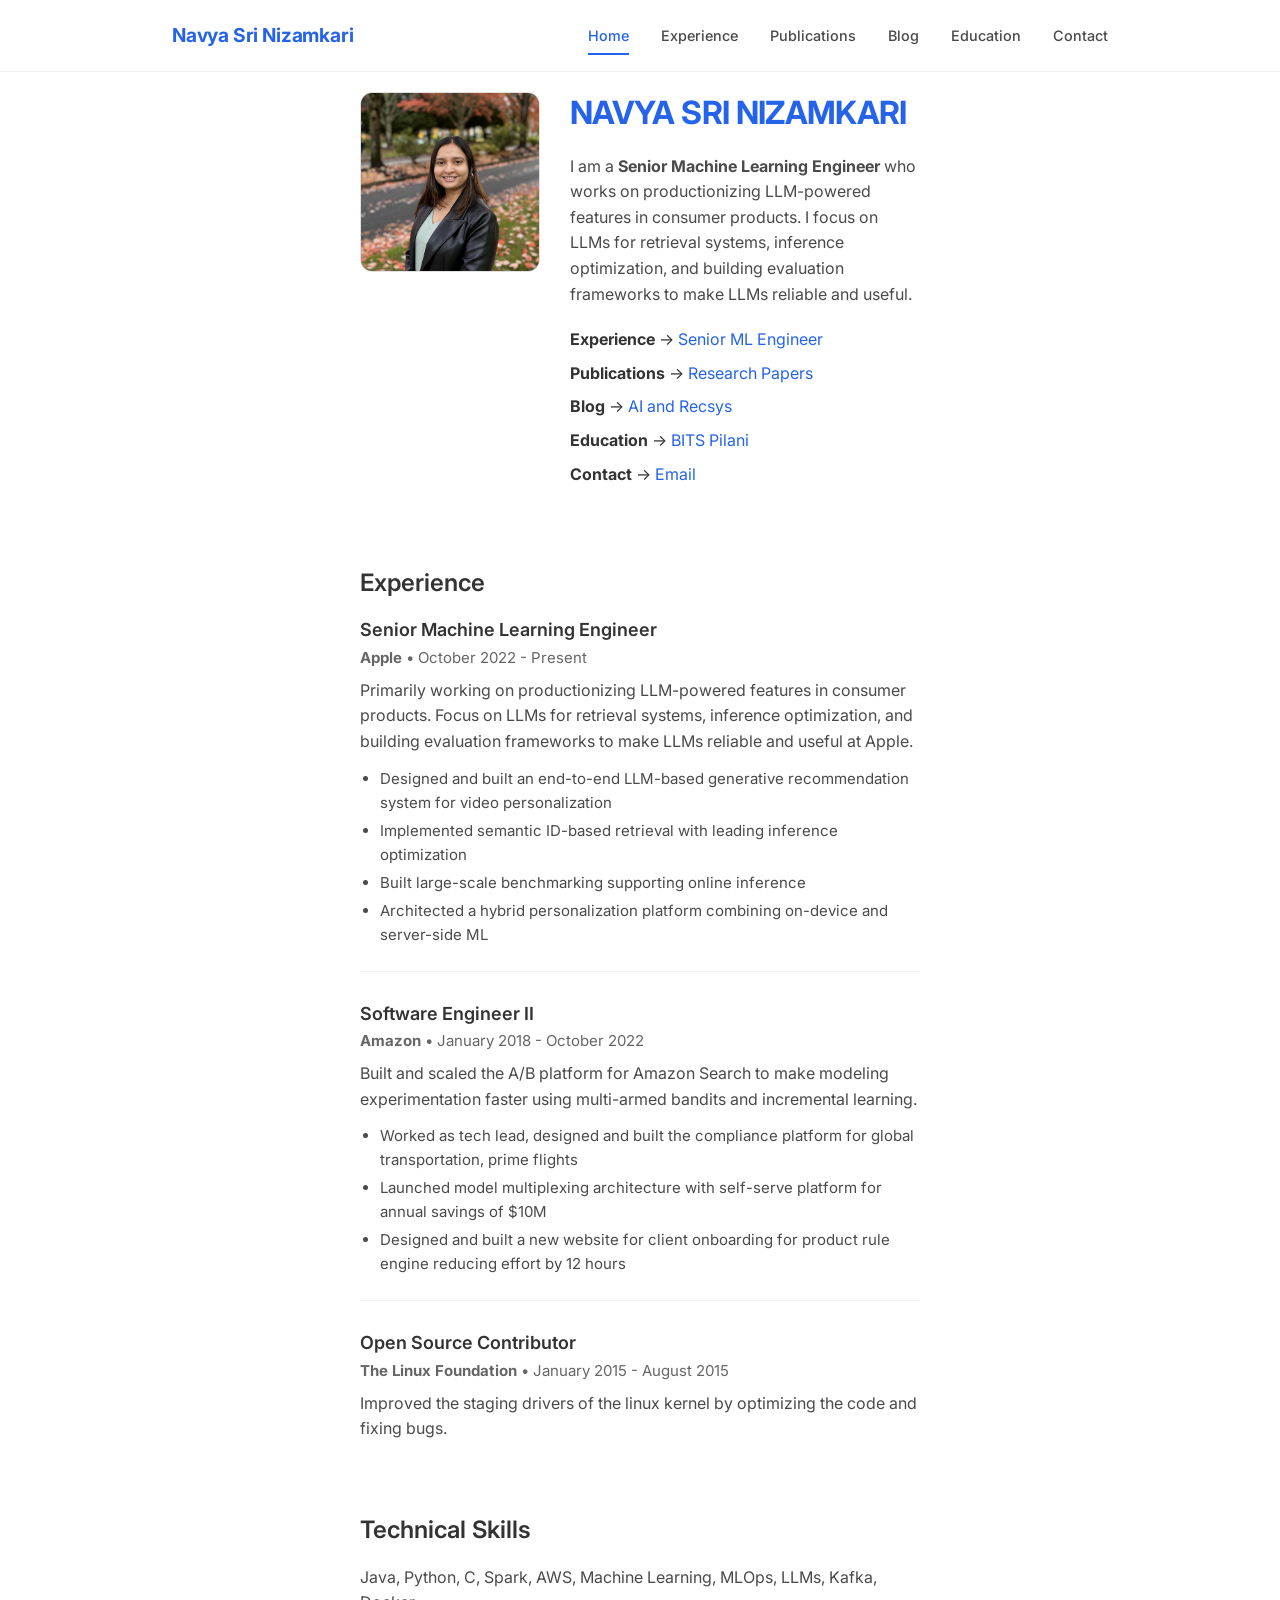
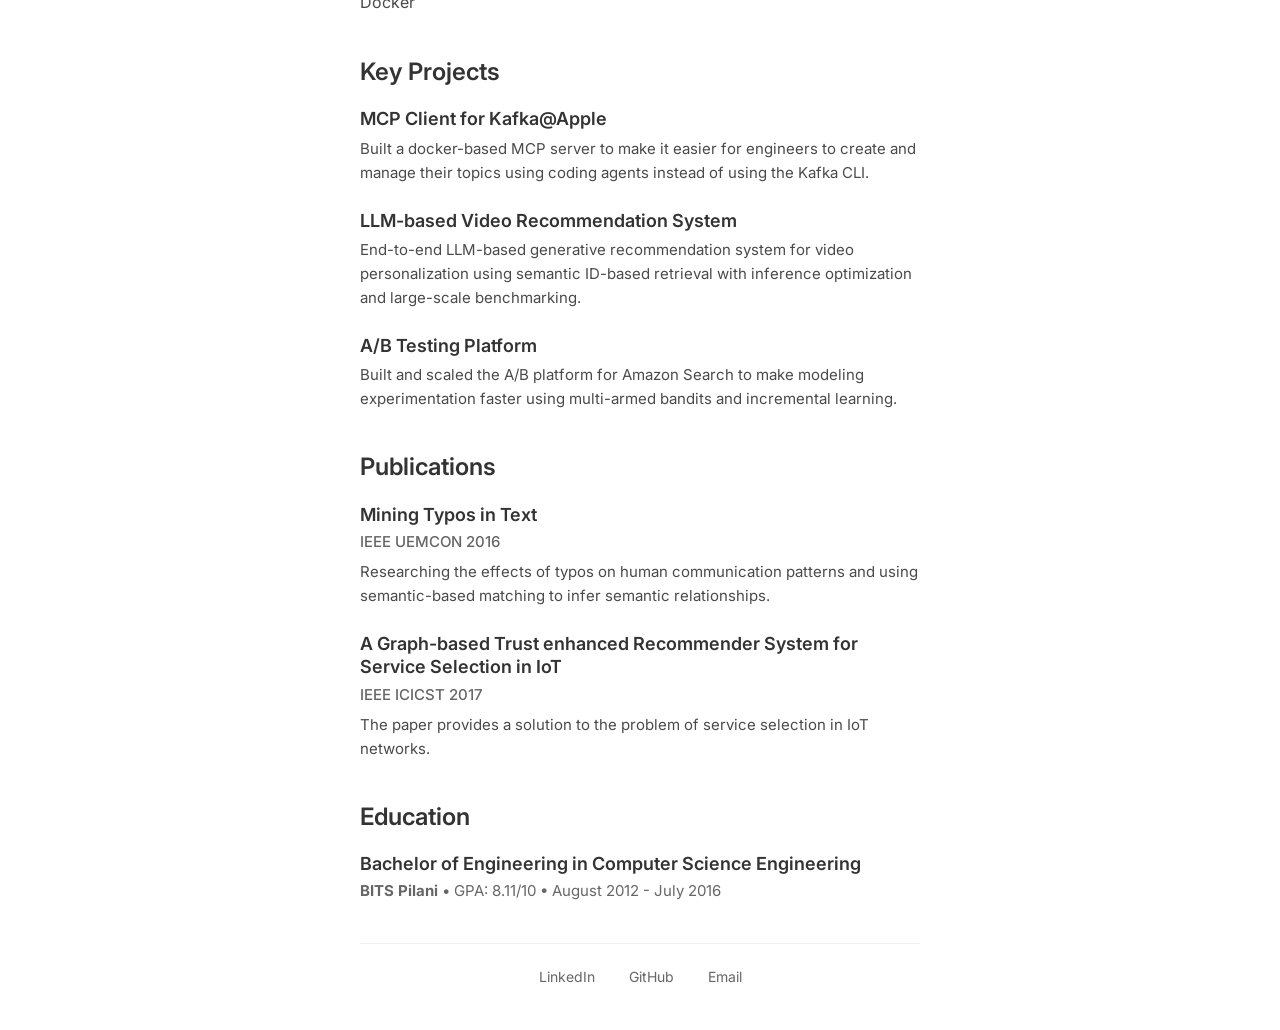
<file: index.html>
<!DOCTYPE html>
<html lang="en">
<head>
    <meta charset="UTF-8">
    <meta name="viewport" content="width=device-width, initial-scale=1.0">
    <title>Navya Sri Nizamkari</title>
    <meta name="description" content="Navya Sri Nizamkari - Senior Machine Learning Engineer at Apple">
    
    <!-- Favicon -->
    <link rel="icon" type="image/x-icon" href="/favicon.ico">
    
    <!-- CSS -->
    <link rel="stylesheet" href="css/style.css">
    
    <!-- Fonts -->
    <link href="https://fonts.googleapis.com/css2?family=Inter:wght@400;500;600;700&display=swap" rel="stylesheet">
</head>
<body>
    <!-- Navigation -->
    <nav class="navbar">
        <div class="nav-container">
            <div class="nav-logo">
                <a href="#home">Navya Sri Nizamkari</a>
            </div>
            <div class="nav-menu" id="nav-menu">
                <a href="#home" class="nav-link active">Home</a>
                <a href="#experience" class="nav-link">Experience</a>
                <a href="#publications" class="nav-link">Publications</a>
                <a href="blog/" class="nav-link">Blog</a>
                <a href="#education" class="nav-link">Education</a>
                <a href="mailto:navyasritech@gmail.com" class="nav-link">Contact</a>
            </div>
            <div class="hamburger" id="hamburger">
                <span class="bar"></span>
                <span class="bar"></span>
                <span class="bar"></span>
            </div>
        </div>
    </nav>

    <div class="container" id="home">
        <!-- Header Section with Photo and Info -->
        <div class="header-section">
            <div class="profile-photo-container">
                <img src="images/image (4).png" alt="Navya Sri Nizamkari" class="profile-photo">
            </div>
            
            <div class="profile-info">
                <!-- Name -->
                <h1 class="name">NAVYA SRI NIZAMKARI</h1>

                <!-- Bio -->
                <div class="bio">
                    <p>I am a <strong>Senior Machine Learning Engineer</strong> who works on productionizing LLM-powered features in consumer products. I focus on LLMs for retrieval systems, inference optimization, and building evaluation frameworks to make LLMs reliable and useful.</p>
                </div>

                <!-- Links -->
                <div class="links">
                    <p><strong>Experience</strong> → <a href="#experience">Senior ML Engineer</a></p>
                    <p><strong>Publications</strong> → <a href="#publications">Research Papers</a></p>
                    <p><strong>Blog</strong> → <a href="blog/">AI and Recsys</a></p>
                    <p><strong>Education</strong> → <a href="#education">BITS Pilani</a></p>
                    <p><strong>Contact</strong> → <a href="mailto:navyasritech@gmail.com">Email</a></p>
                </div>
            </div>
        </div>

        <!-- Experience Section -->
        <section id="experience" class="section">
            <h2>Experience</h2>
            <div class="experience-item">
                <h3>Senior Machine Learning Engineer</h3>
                <p><strong>Apple</strong> • October 2022 - Present</p>
                <p>Primarily working on productionizing LLM-powered features in consumer products. Focus on LLMs for retrieval systems, inference optimization, and building evaluation frameworks to make LLMs reliable and useful at Apple.</p>
                <ul>
                    <li>Designed and built an end-to-end LLM-based generative recommendation system for video personalization</li>
                    <li>Implemented semantic ID-based retrieval with leading inference optimization</li>
                    <li>Built large-scale benchmarking supporting online inference</li>
                    <li>Architected a hybrid personalization platform combining on-device and server-side ML</li>
                </ul>
            </div>

            <div class="experience-item">
                <h3>Software Engineer II</h3>
                <p><strong>Amazon</strong> • January 2018 - October 2022</p>
                <p>Built and scaled the A/B platform for Amazon Search to make modeling experimentation faster using multi-armed bandits and incremental learning.</p>
                <ul>
                    <li>Worked as tech lead, designed and built the compliance platform for global transportation, prime flights</li>
                    <li>Launched model multiplexing architecture with self-serve platform for annual savings of $10M</li>
                    <li>Designed and built a new website for client onboarding for product rule engine reducing effort by 12 hours</li>
                </ul>
            </div>

            <div class="experience-item">
                <h3>Open Source Contributor</h3>
                <p><strong>The Linux Foundation</strong> • January 2015 - August 2015</p>
                <p>Improved the staging drivers of the linux kernel by optimizing the code and fixing bugs.</p>
            </div>
        </section>

        <!-- Skills -->
        <section class="section">
            <h2>Technical Skills</h2>
            <p>Java, Python, C, Spark, AWS, Machine Learning, MLOps, LLMs, Kafka, Docker</p>
        </section>

        <!-- Projects -->
        <section class="section">
            <h2>Key Projects</h2>
            <div class="project-item">
                <h3>MCP Client for Kafka@Apple</h3>
                <p>Built a docker-based MCP server to make it easier for engineers to create and manage their topics using coding agents instead of using the Kafka CLI.</p>
            </div>
            <div class="project-item">
                <h3>LLM-based Video Recommendation System</h3>
                <p>End-to-end LLM-based generative recommendation system for video personalization using semantic ID-based retrieval with inference optimization and large-scale benchmarking.</p>
            </div>
            <div class="project-item">
                <h3>A/B Testing Platform</h3>
                <p>Built and scaled the A/B platform for Amazon Search to make modeling experimentation faster using multi-armed bandits and incremental learning.</p>
            </div>
        </section>

        <!-- Publications -->
        <section id="publications" class="section">
            <h2>Publications</h2>
            <div class="publication-item">
                <h3>Mining Typos in Text</h3>
                <p><em>IEEE UEMCON 2016</em></p>
                <p>Researching the effects of typos on human communication patterns and using semantic-based matching to infer semantic relationships.</p>
            </div>
            <div class="publication-item">
                <h3>A Graph-based Trust enhanced Recommender System for Service Selection in IoT</h3>
                <p><em>IEEE ICICST 2017</em></p>
                <p>The paper provides a solution to the problem of service selection in IoT networks.</p>
            </div>
        </section>

        <!-- Education -->
        <section id="education" class="section">
            <h2>Education</h2>
            <div class="education-item">
                <h3>Bachelor of Engineering in Computer Science Engineering</h3>
                <p><strong>BITS Pilani</strong> • GPA: 8.11/10 • August 2012 - July 2016</p>
            </div>
        </section>

        <!-- Social Links -->
        <div class="social-links">
            <a href="https://www.linkedin.com/in/navyanizamkari/" target="_blank">LinkedIn</a>
            <a href="https://github.com/navyanizamkari" target="_blank">GitHub</a>
            <a href="mailto:navyasritech@gmail.com">Email</a>
        </div>
    </div>
</body>
</html>
</file>
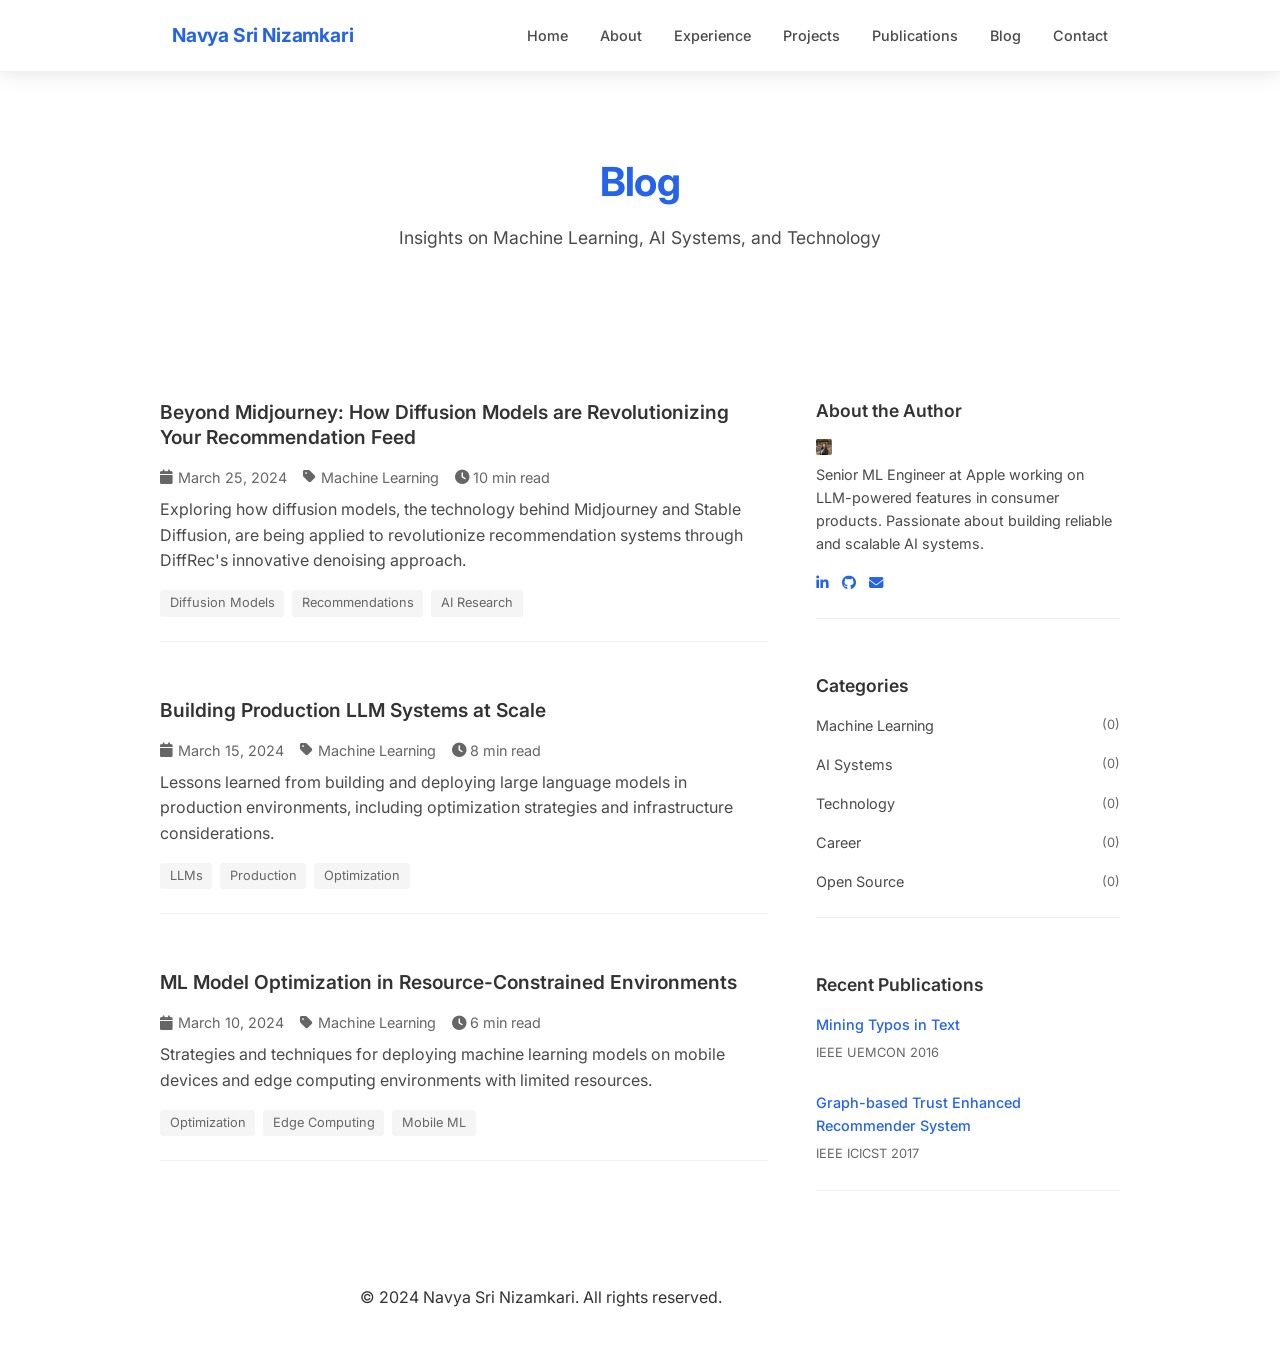
<file: blog/index.html>
<!DOCTYPE html>
<html lang="en">
<head>
    <meta charset="UTF-8">
    <meta name="viewport" content="width=device-width, initial-scale=1.0">
    <title>Blog - Navya Sri Nizamkari</title>
    <meta name="description" content="Blog posts about machine learning, AI systems, and tech insights by Navya Sri Nizamkari">
    
    <!-- Favicon -->
    <link rel="icon" type="image/x-icon" href="../favicon.ico">
    
    <!-- CSS -->
    <link rel="stylesheet" href="../css/style.css">
    <link rel="stylesheet" href="../css/blog.css">
    
    <!-- Fonts -->
    <link href="https://fonts.googleapis.com/css2?family=Inter:wght@300;400;500;600;700&display=swap" rel="stylesheet">
    
    <!-- Font Awesome for icons -->
    <link rel="stylesheet" href="https://cdnjs.cloudflare.com/ajax/libs/font-awesome/6.4.0/css/all.min.css">
</head>
<body>
    <!-- Navigation -->
    <nav class="navbar">
        <div class="nav-container">
            <div class="nav-logo">
                <a href="../index.html">Navya Sri Nizamkari</a>
            </div>
            <div class="nav-menu" id="nav-menu">
                <a href="../index.html#home" class="nav-link">Home</a>
                <a href="../index.html#about" class="nav-link">About</a>
                <a href="../index.html#experience" class="nav-link">Experience</a>
                <a href="../index.html#projects" class="nav-link">Projects</a>
                <a href="../index.html#publications" class="nav-link">Publications</a>
                <a href="index.html" class="nav-link active">Blog</a>
                <a href="../index.html#contact" class="nav-link">Contact</a>
            </div>
            <div class="hamburger" id="hamburger">
                <span class="bar"></span>
                <span class="bar"></span>
                <span class="bar"></span>
            </div>
        </div>
    </nav>

    <!-- Blog Header -->
    <section class="blog-header">
        <div class="container">
            <h1>Blog</h1>
            <p>Insights on Machine Learning, AI Systems, and Technology</p>
        </div>
    </section>

    <!-- Blog Content -->
    <section class="blog-main">
        <div class="container">
            <div class="blog-content">
                <!-- Blog Posts -->
                <div class="blog-posts">
                    <div class="blog-post-card">
                        <div class="post-header">
                            <h3><a href="articles/diffusion-models-recommendation-systems.html">Beyond Midjourney: How Diffusion Models are Revolutionizing Your Recommendation Feed</a></h3>
                            <div class="post-meta">
                                <span class="post-date"><i class="fas fa-calendar"></i> March 25, 2024</span>
                                <span class="post-category"><i class="fas fa-tag"></i> Machine Learning</span>
                                <span class="read-time"><i class="fas fa-clock"></i> 10 min read</span>
                            </div>
                        </div>
                        <p class="post-excerpt">
                            Exploring how diffusion models, the technology behind Midjourney and Stable Diffusion, are being applied to revolutionize recommendation systems through DiffRec's innovative denoising approach.
                        </p>
                        <div class="post-tags">
                            <span class="tag">Diffusion Models</span>
                            <span class="tag">Recommendations</span>
                            <span class="tag">AI Research</span>
                        </div>
                    </div>

                    <div class="blog-post-card">
                        <div class="post-header">
                            <h3><a href="articles/building-production-llm-systems.html">Building Production LLM Systems at Scale</a></h3>
                            <div class="post-meta">
                                <span class="post-date"><i class="fas fa-calendar"></i> March 15, 2024</span>
                                <span class="post-category"><i class="fas fa-tag"></i> Machine Learning</span>
                                <span class="read-time"><i class="fas fa-clock"></i> 8 min read</span>
                            </div>
                        </div>
                        <p class="post-excerpt">
                            Lessons learned from building and deploying large language models
                            in production environments, including optimization strategies and
                            infrastructure considerations.
                        </p>
                        <div class="post-tags">
                            <span class="tag">LLMs</span>
                            <span class="tag">Production</span>
                            <span class="tag">Optimization</span>
                        </div>
                    </div>

                    <div class="blog-post-card">
                        <div class="post-header">
                            <h3><a href="articles/ml-optimization-edge-devices.html">ML Model Optimization in Resource-Constrained Environments</a></h3>
                            <div class="post-meta">
                                <span class="post-date"><i class="fas fa-calendar"></i> March 10, 2024</span>
                                <span class="post-category"><i class="fas fa-tag"></i> Machine Learning</span>
                                <span class="read-time"><i class="fas fa-clock"></i> 6 min read</span>
                            </div>
                        </div>
                        <p class="post-excerpt">
                            Strategies and techniques for deploying machine learning models on mobile devices and edge computing environments with limited resources.
                        </p>
                        <div class="post-tags">
                            <span class="tag">Optimization</span>
                            <span class="tag">Edge Computing</span>
                            <span class="tag">Mobile ML</span>
                        </div>
                    </div>
                </div>
            </div>

            <!-- Sidebar -->
            <aside class="blog-sidebar">
                <div class="sidebar-widget">
                    <h3>About the Author</h3>
                    <div class="author-info">
                        <img src="../images/image (4).png" alt="Navya Sri Nizamkari" class="author-photo">
                        <p>
                            Senior ML Engineer at Apple working on LLM-powered features
                            in consumer products. Passionate about building reliable
                            and scalable AI systems.
                        </p>
                        <div class="author-links">
                            <a href="https://linkedin.com/in/navyanizamkari" target="_blank">
                                <i class="fab fa-linkedin-in"></i>
                            </a>
                            <a href="https://github.com/navyanizamkari" target="_blank">
                                <i class="fab fa-github"></i>
                            </a>
                            <a href="mailto:navyasritech@gmail.com">
                                <i class="fas fa-envelope"></i>
                            </a>
                        </div>
                    </div>
                </div>

                <div class="sidebar-widget">
                    <h3>Categories</h3>
                    <ul class="categories-list">
                        <li><a href="#">Machine Learning <span>(0)</span></a></li>
                        <li><a href="#">AI Systems <span>(0)</span></a></li>
                        <li><a href="#">Technology <span>(0)</span></a></li>
                        <li><a href="#">Career <span>(0)</span></a></li>
                        <li><a href="#">Open Source <span>(0)</span></a></li>
                    </ul>
                </div>

                <div class="sidebar-widget">
                    <h3>Recent Publications</h3>
                    <ul class="publications-list">
                        <li>
                            <a href="#">Mining Typos in Text</a>
                            <small>IEEE UEMCON 2016</small>
                        </li>
                        <li>
                            <a href="#">Graph-based Trust Enhanced Recommender System</a>
                            <small>IEEE ICICST 2017</small>
                        </li>
                    </ul>
                </div>
            </aside>
        </div>
    </section>

    <!-- Footer -->
    <footer class="footer">
        <div class="container">
            <p>&copy; 2024 Navya Sri Nizamkari. All rights reserved.</p>
        </div>
    </footer>

    <!-- JavaScript -->
    <script src="../js/script.js"></script>
</body>
</html>
</file>
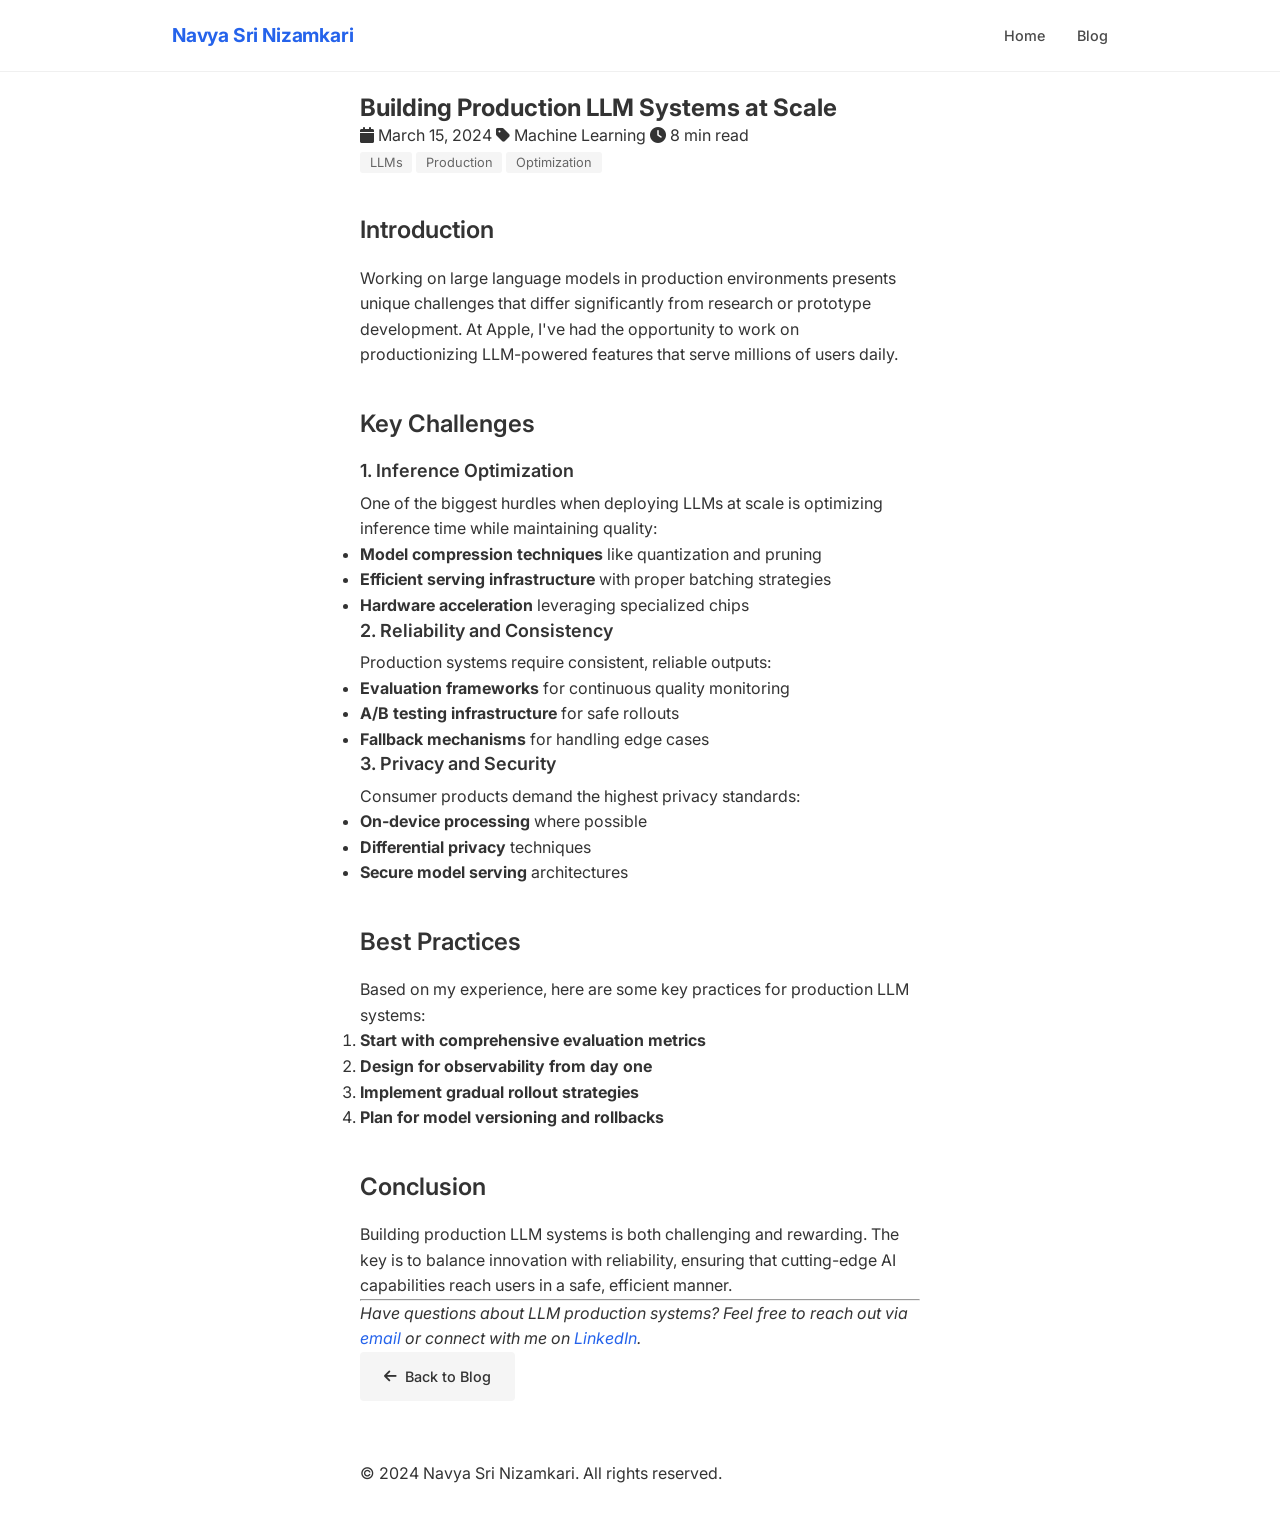
<file: blog/articles/building-production-llm-systems.html>
<!DOCTYPE html>
<html lang="en">
<head>
    <meta charset="UTF-8">
    <meta name="viewport" content="width=device-width, initial-scale=1.0">
    <title>Building Production LLM Systems at Scale - Navya Sri Nizamkari</title>
    <meta name="description" content="Lessons learned from building and deploying large language models in production environments">
    
    <!-- Favicon -->
    <link rel="icon" type="image/x-icon" href="../../favicon.ico">
    
    <!-- CSS -->
    <link rel="stylesheet" href="../../css/style.css">
    <link rel="stylesheet" href="../../css/blog.css">
    
    <!-- Fonts -->
    <link href="https://fonts.googleapis.com/css2?family=Inter:wght@300;400;500;600;700&display=swap" rel="stylesheet">
    
    <!-- Font Awesome for icons -->
    <link rel="stylesheet" href="https://cdnjs.cloudflare.com/ajax/libs/font-awesome/6.4.0/css/all.min.css">
</head>
<body>
    <!-- Navigation -->
    <nav class="navbar">
        <div class="nav-container">
            <div class="nav-logo">
                <a href="../../index.html">Navya Sri Nizamkari</a>
            </div>
            <div class="nav-menu">
                <a href="../../index.html" class="nav-link">Home</a>
                <a href="../index.html" class="nav-link">Blog</a>
            </div>
        </div>
    </nav>

    <!-- Article Content -->
    <article class="article-content">
        <div class="container">
            <header class="article-header">
                <h1>Building Production LLM Systems at Scale</h1>
                <div class="article-meta">
                    <span class="article-date"><i class="fas fa-calendar"></i> March 15, 2024</span>
                    <span class="article-category"><i class="fas fa-tag"></i> Machine Learning</span>
                    <span class="article-read-time"><i class="fas fa-clock"></i> 8 min read</span>
                </div>
                <div class="article-tags">
                    <span class="tag">LLMs</span>
                    <span class="tag">Production</span>
                    <span class="tag">Optimization</span>
                </div>
            </header>

            <div class="article-body">
                <h2>Introduction</h2>
                <p>Working on large language models in production environments presents unique challenges that differ significantly from research or prototype development. At Apple, I've had the opportunity to work on productionizing LLM-powered features that serve millions of users daily.</p>

                <h2>Key Challenges</h2>

                <h3>1. Inference Optimization</h3>
                <p>One of the biggest hurdles when deploying LLMs at scale is optimizing inference time while maintaining quality:</p>
                <ul>
                    <li><strong>Model compression techniques</strong> like quantization and pruning</li>
                    <li><strong>Efficient serving infrastructure</strong> with proper batching strategies</li>
                    <li><strong>Hardware acceleration</strong> leveraging specialized chips</li>
                </ul>

                <h3>2. Reliability and Consistency</h3>
                <p>Production systems require consistent, reliable outputs:</p>
                <ul>
                    <li><strong>Evaluation frameworks</strong> for continuous quality monitoring</li>
                    <li><strong>A/B testing infrastructure</strong> for safe rollouts</li>
                    <li><strong>Fallback mechanisms</strong> for handling edge cases</li>
                </ul>

                <h3>3. Privacy and Security</h3>
                <p>Consumer products demand the highest privacy standards:</p>
                <ul>
                    <li><strong>On-device processing</strong> where possible</li>
                    <li><strong>Differential privacy</strong> techniques</li>
                    <li><strong>Secure model serving</strong> architectures</li>
                </ul>

                <h2>Best Practices</h2>
                <p>Based on my experience, here are some key practices for production LLM systems:</p>
                <ol>
                    <li><strong>Start with comprehensive evaluation metrics</strong></li>
                    <li><strong>Design for observability from day one</strong></li>
                    <li><strong>Implement gradual rollout strategies</strong></li>
                    <li><strong>Plan for model versioning and rollbacks</strong></li>
                </ol>

                <h2>Conclusion</h2>
                <p>Building production LLM systems is both challenging and rewarding. The key is to balance innovation with reliability, ensuring that cutting-edge AI capabilities reach users in a safe, efficient manner.</p>

                <hr>
                <p class="article-footer">
                    <em>Have questions about LLM production systems? Feel free to reach out via <a href="mailto:navyasritech@gmail.com">email</a> or connect with me on <a href="https://linkedin.com/in/navyanizamkari" target="_blank">LinkedIn</a>.</em>
                </p>
            </div>

            <div class="article-navigation">
                <a href="../index.html" class="btn btn-secondary">
                    <i class="fas fa-arrow-left"></i> Back to Blog
                </a>
            </div>
        </div>
    </article>

    <!-- Footer -->
    <footer class="footer">
        <div class="container">
            <p>&copy; 2024 Navya Sri Nizamkari. All rights reserved.</p>
        </div>
    </footer>
</body>
</html>
</file>
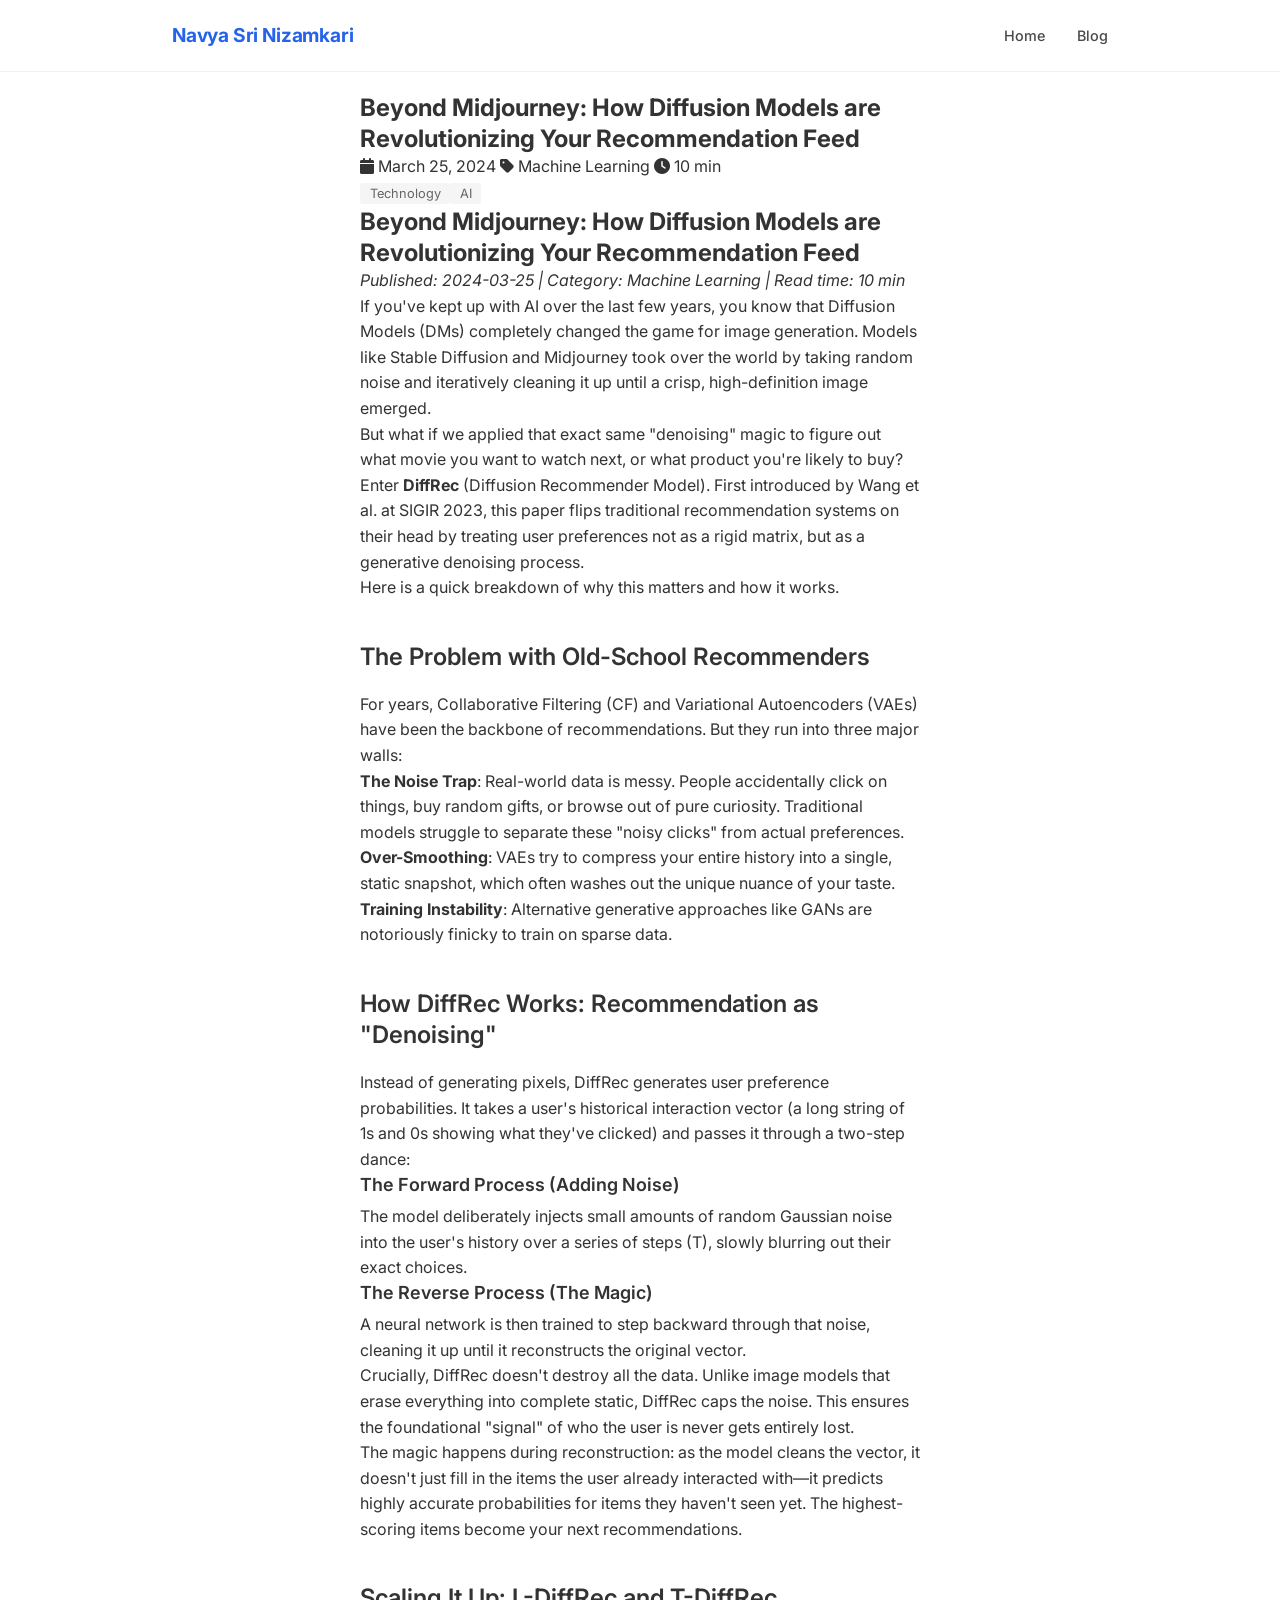
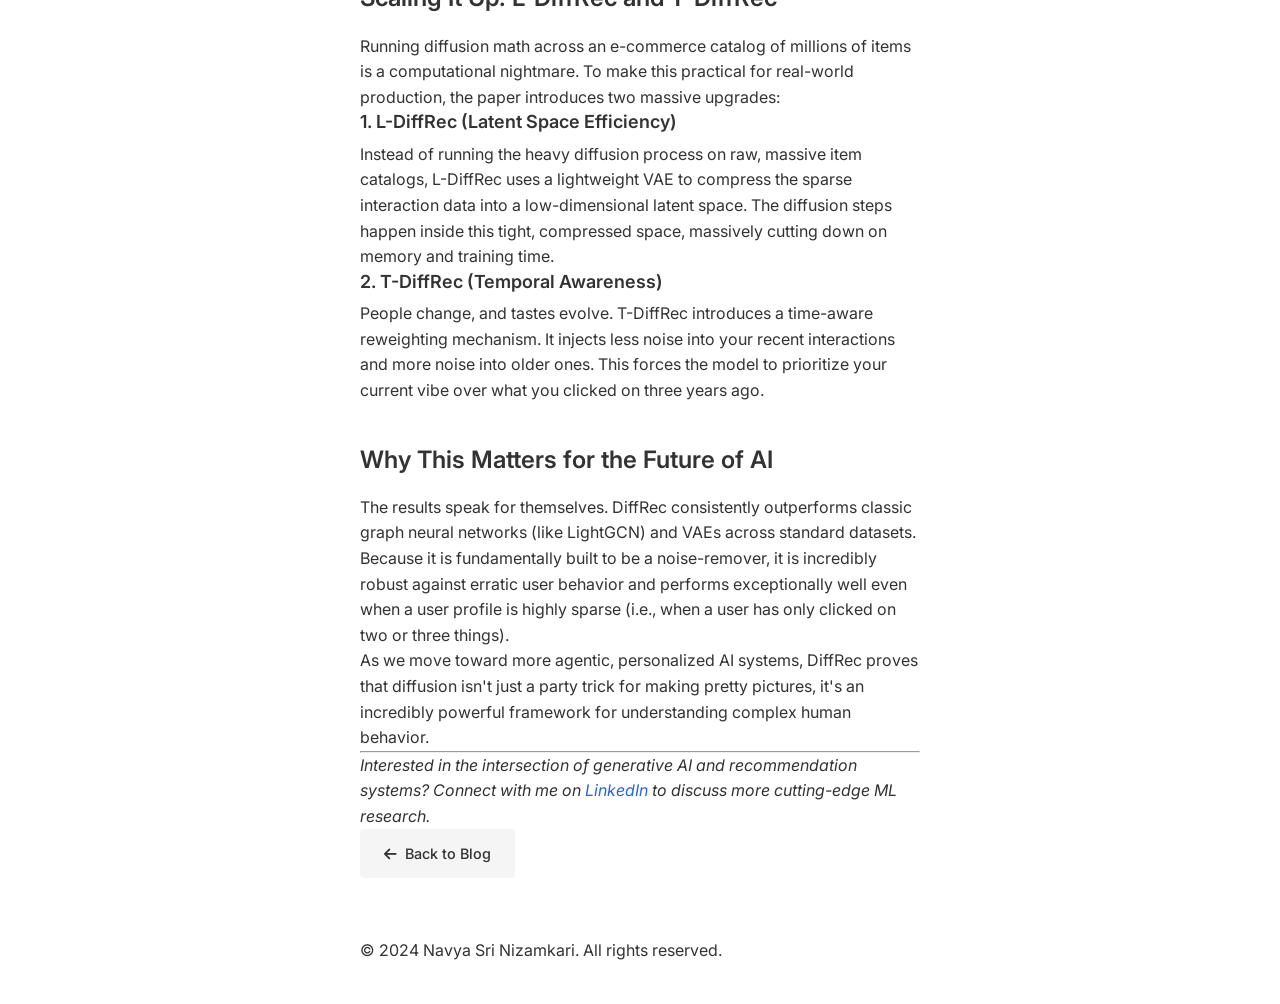
<file: blog/articles/diffusion-models-recommendation-systems.html>
<!DOCTYPE html>
<html lang="en">
<head>
    <meta charset="UTF-8">
    <meta name="viewport" content="width=device-width, initial-scale=1.0">
    <title>Beyond Midjourney: How Diffusion Models are Revolutionizing Your Recommendation Feed - Navya Sri Nizamkari</title>
    <meta name="description" content="If you've kept up with AI over the last few years, you know that Diffusion Models (DMs) completely changed the game for image generation. Models like ">
    
    <link rel="icon" type="image/x-icon" href="../../favicon.ico">
    <link rel="stylesheet" href="../../css/style.css">
    <link rel="stylesheet" href="../../css/blog.css">
    <link href="https://fonts.googleapis.com/css2?family=Inter:wght@300;400;500;600;700&display=swap" rel="stylesheet">
    <link rel="stylesheet" href="https://cdnjs.cloudflare.com/ajax/libs/font-awesome/6.4.0/css/all.min.css">
</head>
<body>
    <nav class="navbar">
        <div class="nav-container">
            <div class="nav-logo">
                <a href="../../index.html">Navya Sri Nizamkari</a>
            </div>
            <div class="nav-menu">
                <a href="../../index.html" class="nav-link">Home</a>
                <a href="../index.html" class="nav-link">Blog</a>
            </div>
        </div>
    </nav>

    <article class="article-content">
        <div class="container">
            <header class="article-header">
                <h1>Beyond Midjourney: How Diffusion Models are Revolutionizing Your Recommendation Feed</h1>
                <div class="article-meta">
                    <span class="article-date"><i class="fas fa-calendar"></i> March 25, 2024</span>
                    <span class="article-category"><i class="fas fa-tag"></i> Machine Learning</span>
                    <span class="article-read-time"><i class="fas fa-clock"></i> 10 min</span>
                </div>
                <div class="article-tags">
                    <span class="tag">Technology</span><span class="tag">AI</span>
                </div>
            </header>

            <div class="article-body">
                <h1>Beyond Midjourney: How Diffusion Models are Revolutionizing Your Recommendation Feed</h1>
<em>Published: 2024-03-25 | Category: Machine Learning | Read time: 10 min</em>
<p>If you've kept up with AI over the last few years, you know that Diffusion Models (DMs) completely changed the game for image generation. Models like Stable Diffusion and Midjourney took over the world by taking random noise and iteratively cleaning it up until a crisp, high-definition image emerged.</p>
<p>But what if we applied that exact same "denoising" magic to figure out what movie you want to watch next, or what product you're likely to buy?</p>
<p>Enter <strong>DiffRec</strong> (Diffusion Recommender Model). First introduced by Wang et al. at SIGIR 2023, this paper flips traditional recommendation systems on their head by treating user preferences not as a rigid matrix, but as a generative denoising process.</p>
<p>Here is a quick breakdown of why this matters and how it works.</p>
<h2>The Problem with Old-School Recommenders</h2>
<p>For years, Collaborative Filtering (CF) and Variational Autoencoders (VAEs) have been the backbone of recommendations. But they run into three major walls:</p>
<strong>The Noise Trap</strong>: Real-world data is messy. People accidentally click on things, buy random gifts, or browse out of pure curiosity. Traditional models struggle to separate these "noisy clicks" from actual preferences.
<strong>Over-Smoothing</strong>: VAEs try to compress your entire history into a single, static snapshot, which often washes out the unique nuance of your taste.
<strong>Training Instability</strong>: Alternative generative approaches like GANs are notoriously finicky to train on sparse data.
<h2>How DiffRec Works: Recommendation as "Denoising"</h2>
<p>Instead of generating pixels, DiffRec generates user preference probabilities. It takes a user's historical interaction vector (a long string of 1s and 0s showing what they've clicked) and passes it through a two-step dance:</p>
<h3>The Forward Process (Adding Noise)</h3>
<p>The model deliberately injects small amounts of random Gaussian noise into the user's history over a series of steps (T), slowly blurring out their exact choices.</p>
<h3>The Reverse Process (The Magic)</h3>
<p>A neural network is then trained to step backward through that noise, cleaning it up until it reconstructs the original vector.</p>
<p>Crucially, DiffRec doesn't destroy all the data. Unlike image models that erase everything into complete static, DiffRec caps the noise. This ensures the foundational "signal" of who the user is never gets entirely lost.</p>
<p>The magic happens during reconstruction: as the model cleans the vector, it doesn't just fill in the items the user already interacted with—it predicts highly accurate probabilities for items they haven't seen yet. The highest-scoring items become your next recommendations.</p>
<h2>Scaling It Up: L-DiffRec and T-DiffRec</h2>
<p>Running diffusion math across an e-commerce catalog of millions of items is a computational nightmare. To make this practical for real-world production, the paper introduces two massive upgrades:</p>
<h3>1. L-DiffRec (Latent Space Efficiency)</h3>
<p>Instead of running the heavy diffusion process on raw, massive item catalogs, L-DiffRec uses a lightweight VAE to compress the sparse interaction data into a low-dimensional latent space. The diffusion steps happen inside this tight, compressed space, massively cutting down on memory and training time.</p>
<h3>2. T-DiffRec (Temporal Awareness)</h3>
<p>People change, and tastes evolve. T-DiffRec introduces a time-aware reweighting mechanism. It injects less noise into your recent interactions and more noise into older ones. This forces the model to prioritize your current vibe over what you clicked on three years ago.</p>
<h2>Why This Matters for the Future of AI</h2>
<p>The results speak for themselves. DiffRec consistently outperforms classic graph neural networks (like LightGCN) and VAEs across standard datasets.</p>
<p>Because it is fundamentally built to be a noise-remover, it is incredibly robust against erratic user behavior and performs exceptionally well even when a user profile is highly sparse (i.e., when a user has only clicked on two or three things).</p>
<p>As we move toward more agentic, personalized AI systems, DiffRec proves that diffusion isn't just a party trick for making pretty pictures, it's an incredibly powerful framework for understanding complex human behavior.</p>
<hr>
<em>Interested in the intersection of generative AI and recommendation systems? Connect with me on <a href="https://linkedin.com/in/navyanizamkari">LinkedIn</a> to discuss more cutting-edge ML research.</em>
            </div>

            <div class="article-navigation">
                <a href="../index.html" class="btn btn-secondary">
                    <i class="fas fa-arrow-left"></i> Back to Blog
                </a>
            </div>
        </div>
    </article>

    <footer class="footer">
        <div class="container">
            <p>&copy; 2024 Navya Sri Nizamkari. All rights reserved.</p>
        </div>
    </footer>
</body>
</html>
</file>
<file: css/style.css>
/* Reset and base styles */
* {
    margin: 0;
    padding: 0;
    box-sizing: border-box;
}

/* Navigation Bar - Matching blog page exactly */
.navbar {
    background-color: #fff;
    border-bottom: 1px solid #f0f0f0;
    padding: 1rem 0;
    position: sticky;
    top: 0;
    z-index: 100;
}

.nav-container {
    max-width: 1000px;
    margin: 0 auto;
    padding: 0 2rem;
    display: flex;
    justify-content: space-between;
    align-items: center;
}

.nav-logo a {
    font-size: 1.2rem;
    font-weight: 700;
    color: #2563eb;
    text-decoration: none;
    letter-spacing: -0.01em;
}

.nav-menu {
    display: flex;
    gap: 2rem;
    align-items: center;
}

.nav-link {
    color: #4a4a4a;
    text-decoration: none;
    font-size: 0.9rem;
    font-weight: 500;
    padding: 0.5rem 0;
    position: relative;
    transition: color 0.2s ease;
}

.nav-link:hover {
    color: #2563eb;
}

.nav-link.active {
    color: #2563eb;
}

.nav-link.active::after {
    content: '';
    position: absolute;
    bottom: 0;
    left: 0;
    right: 0;
    height: 2px;
    background-color: #2563eb;
}

.hamburger {
    display: none;
    flex-direction: column;
    cursor: pointer;
}

.hamburger .bar {
    width: 24px;
    height: 2px;
    background-color: #333;
    margin: 3px 0;
    transition: 0.3s;
}

/* Mobile Navigation */
@media (max-width: 768px) {
    .nav-menu {
        position: fixed;
        left: -100%;
        top: 70px;
        flex-direction: column;
        background-color: #fff;
        width: 100%;
        text-align: center;
        transition: 0.3s;
        box-shadow: 0 10px 27px rgba(0,0,0,0.05);
        padding: 2rem 0;
        gap: 1rem;
    }

    .nav-menu.active {
        left: 0;
    }

    .hamburger {
        display: flex;
    }

    .hamburger.active .bar:nth-child(2) {
        opacity: 0;
    }

    .hamburger.active .bar:nth-child(1) {
        transform: translateY(8px) rotate(45deg);
    }

    .hamburger.active .bar:nth-child(3) {
        transform: translateY(-8px) rotate(-45deg);
    }
}

body {
    font-family: 'Inter', -apple-system, BlinkMacSystemFont, 'Segoe UI', Roboto, sans-serif;
    font-size: 16px;
    line-height: 1.6;
    color: #333;
    background-color: #fff;
    -webkit-font-smoothing: antialiased;
}

/* Container */
.container {
    max-width: 600px;
    margin: 0 auto;
    padding: 20px 20px 40px;
}

/* Header Section with Photo and Info */
.header-section {
    display: flex;
    gap: 30px;
    align-items: flex-start;
    margin-bottom: 40px;
}

.profile-photo-container {
    flex-shrink: 0;
}

.profile-photo {
    width: 180px;
    height: 180px;
    border-radius: 12px;
    object-fit: cover;
    border: 1px solid #e0e0e0;
    display: block;
}

.profile-info {
    flex: 1;
}

/* Name */
.name {
    font-size: 32px;
    font-weight: 700;
    color: #2563eb;
    margin-bottom: 20px;
    letter-spacing: -0.02em;
}

/* Bio */
.bio {
    margin-bottom: 20px;
}

.bio p {
    font-size: 16px;
    line-height: 1.6;
    color: #4a4a4a;
    margin-bottom: 15px;
}

/* Links */
.links {
    margin-bottom: 40px;
}

.links p {
    margin-bottom: 8px;
    font-size: 16px;
    color: #333;
}

/* Typography */
h1, h2, h3 {
    color: #333;
    line-height: 1.3;
}

h2 {
    font-size: 24px;
    font-weight: 600;
    margin-bottom: 20px;
    margin-top: 40px;
}

h3 {
    font-size: 18px;
    font-weight: 600;
    margin-bottom: 8px;
}

/* Links */
a {
    color: #2563eb;
    text-decoration: none;
}

a:hover {
    text-decoration: underline;
}

/* Sections */
.section {
    margin-bottom: 40px;
}

.section p {
    margin-bottom: 12px;
    color: #4a4a4a;
}

/* Experience Items */
.experience-item {
    margin-bottom: 30px;
    padding-bottom: 20px;
    border-bottom: 1px solid #f0f0f0;
}

.experience-item:last-child {
    border-bottom: none;
}

.experience-item h3 {
    margin-bottom: 4px;
}

.experience-item p:first-of-type {
    color: #666;
    font-size: 15px;
    margin-bottom: 8px;
}

.experience-item ul {
    margin-top: 8px;
    margin-left: 20px;
}

.experience-item li {
    margin-bottom: 4px;
    color: #4a4a4a;
    font-size: 15px;
}

/* Project Items */
.project-item {
    margin-bottom: 24px;
}

.project-item h3 {
    margin-bottom: 6px;
}

.project-item p {
    color: #4a4a4a;
    font-size: 15px;
}

/* Publication Items */
.publication-item {
    margin-bottom: 24px;
}

.publication-item h3 {
    margin-bottom: 4px;
}

.publication-item p {
    color: #4a4a4a;
    font-size: 15px;
    margin-bottom: 6px;
}

.publication-item em {
    color: #666;
    font-style: normal;
    font-weight: 500;
}

/* Education Items */
.education-item h3 {
    margin-bottom: 4px;
}

.education-item p {
    color: #666;
    font-size: 15px;
}

/* Social Links */
.social-links {
    text-align: center;
    margin-top: 40px;
    padding-top: 20px;
    border-top: 1px solid #f0f0f0;
}

.social-links a {
    margin: 0 15px;
    color: #666;
    font-size: 14px;
}

.social-links a:hover {
    color: #2563eb;
}

/* Responsive */
@media (max-width: 768px) {
    .container {
        padding: 30px 16px;
    }
    
    .header-section {
        flex-direction: column;
        gap: 20px;
        align-items: center;
        text-align: center;
    }
    
    .profile-photo {
        width: 160px;
        height: 160px;
    }
    
    .name {
        font-size: 28px;
    }
    
    h2 {
        font-size: 22px;
    }
}

@media (max-width: 480px) {
    .name {
        font-size: 24px;
    }
    
    .social-links a {
        margin: 0 10px;
    }
    
    .header-section {
        gap: 15px;
    }
    
    .profile-photo {
        width: 140px;
        height: 140px;
    }
}
</file>
<file: css/blog.css>
/* Blog-specific styles - Clean minimal design matching main page */

/* Navigation Bar */
.navbar {
    background-color: #fff;
    border-bottom: 1px solid #f0f0f0;
    padding: 1rem 0;
    position: sticky;
    top: 0;
    z-index: 100;
}

.nav-container {
    max-width: 1000px;
    margin: 0 auto;
    padding: 0 2rem;
    display: flex;
    justify-content: space-between;
    align-items: center;
}

.nav-logo a {
    font-size: 1.2rem;
    font-weight: 700;
    color: #2563eb;
    text-decoration: none;
    letter-spacing: -0.01em;
}

.nav-menu {
    display: flex;
    gap: 2rem;
    align-items: center;
}

.nav-link {
    color: #4a4a4a;
    text-decoration: none;
    font-size: 0.9rem;
    font-weight: 500;
    padding: 0.5rem 0;
    position: relative;
    transition: color 0.2s ease;
}

.nav-link:hover {
    color: #2563eb;
}

.nav-link.active {
    color: #2563eb;
}

.nav-link.active::after {
    content: '';
    position: absolute;
    bottom: 0;
    left: 0;
    right: 0;
    height: 2px;
    background-color: #2563eb;
}

.hamburger {
    display: none;
    flex-direction: column;
    cursor: pointer;
}

.hamburger .bar {
    width: 24px;
    height: 2px;
    background-color: #333;
    margin: 3px 0;
    transition: 0.3s;
}

/* Mobile Navigation */
@media (max-width: 768px) {
    .nav-menu {
        position: fixed;
        left: -100%;
        top: 70px;
        flex-direction: column;
        background-color: #fff;
        width: 100%;
        text-align: center;
        transition: 0.3s;
        box-shadow: 0 10px 27px rgba(0,0,0,0.05);
        padding: 2rem 0;
        gap: 1rem;
    }

    .nav-menu.active {
        left: 0;
    }

    .hamburger {
        display: flex;
    }

    .hamburger.active .bar:nth-child(2) {
        opacity: 0;
    }

    .hamburger.active .bar:nth-child(1) {
        transform: translateY(8px) rotate(45deg);
    }

    .hamburger.active .bar:nth-child(3) {
        transform: translateY(-8px) rotate(-45deg);
    }
}

.blog-header {
    background-color: #fff;
    color: #333;
    padding: 4rem 0 2rem;
    text-align: center;
}

.blog-header h1 {
    font-size: 2.5rem;
    font-weight: 700;
    margin-bottom: 1rem;
    color: #2563eb;
    letter-spacing: -0.02em;
}

.blog-header p {
    font-size: 1.1rem;
    color: #4a4a4a;
}

.blog-main {
    padding: 2rem 0;
    background-color: #fff;
}

.blog-main .container {
    display: grid;
    grid-template-columns: 2fr 1fr;
    gap: 3rem;
    max-width: 1000px;
}

.blog-content {
    background-color: #fff;
}

/* Coming Soon Section */
.coming-soon {
    padding: 3rem;
    text-align: center;
}

.coming-soon i {
    font-size: 4rem;
    color: #2563eb;
    margin-bottom: 2rem;
}

.coming-soon h2 {
    font-size: 2.5rem;
    color: #1f2937;
    margin-bottom: 1.5rem;
}

.coming-soon > p {
    font-size: 1.1rem;
    color: #4b5563;
    line-height: 1.7;
    margin-bottom: 2.5rem;
    max-width: 600px;
    margin-left: auto;
    margin-right: auto;
}

.planned-topics {
    margin: 3rem 0;
    text-align: left;
    max-width: 500px;
    margin-left: auto;
    margin-right: auto;
}

.planned-topics h3 {
    color: #1f2937;
    margin-bottom: 1.5rem;
    text-align: center;
    font-size: 1.5rem;
}

.planned-topics ul {
    list-style: none;
    padding: 0;
}

.planned-topics li {
    padding: 0.8rem 0;
    color: #4b5563;
    font-size: 1rem;
    border-bottom: 1px solid #e5e7eb;
    transition: all 0.3s ease;
}

.planned-topics li:last-child {
    border-bottom: none;
}

.planned-topics li:hover {
    color: #2563eb;
    transform: translateX(10px);
}

.planned-topics li i {
    color: #2563eb;
    margin-right: 0.8rem;
    width: 20px;
}

.subscribe-section {
    background-color: #fff;
    padding: 2rem 0;
    border-top: 1px solid #f0f0f0;
    margin-top: 2rem;
}

.subscribe-section h3 {
    color: #333;
    margin-bottom: 1rem;
    font-size: 1.2rem;
}

.subscribe-section p {
    color: #4a4a4a;
    margin-bottom: 1.5rem;
}

/* Button Styles */
.btn {
    display: inline-flex;
    align-items: center;
    gap: 0.5rem;
    padding: 0.8rem 1.5rem;
    text-decoration: none;
    border-radius: 4px;
    font-size: 0.9rem;
    font-weight: 500;
    transition: all 0.2s ease;
    border: none;
    cursor: pointer;
}

.btn-primary {
    background-color: #2563eb;
    color: white;
}

.btn-primary:hover {
    background-color: #1d4ed8;
}

.btn-secondary {
    background-color: #f5f5f5;
    color: #333;
}

.btn-secondary:hover {
    background-color: #e5e5e5;
}

/* Blog Posts */
.blog-posts {
    padding: 0;
}

.blog-post-card {
    background-color: #fff;
    padding: 1.5rem 0;
    margin-bottom: 2rem;
    border-bottom: 1px solid #f0f0f0;
}

.blog-post-card:hover {
    /* Minimal hover effect */
}

.post-header h3 {
    margin-bottom: 1rem;
}

.post-header h3 a {
    color: #333;
    text-decoration: none;
    font-size: 1.2rem;
    font-weight: 600;
}

.post-header h3 a:hover {
    text-decoration: underline;
}

.post-meta {
    display: flex;
    gap: 1rem;
    margin-bottom: 0.5rem;
    flex-wrap: wrap;
}

.post-meta span {
    color: #666;
    font-size: 0.9rem;
    display: flex;
    align-items: center;
    gap: 0.3rem;
}

.post-excerpt {
    color: #4a4a4a;
    line-height: 1.6;
    margin-bottom: 1rem;
}

.post-tags {
    display: flex;
    gap: 0.5rem;
    flex-wrap: wrap;
}

.tag {
    background-color: #f5f5f5;
    color: #666;
    padding: 0.2rem 0.6rem;
    border-radius: 3px;
    font-size: 0.8rem;
    font-weight: 400;
}

/* Sidebar */
.blog-sidebar {
    display: flex;
    flex-direction: column;
    gap: 2rem;
}

.sidebar-widget {
    background-color: #fff;
    padding: 1.5rem 0;
    border-bottom: 1px solid #f0f0f0;
}

.sidebar-widget h3 {
    color: #333;
    margin-bottom: 1rem;
    font-size: 1.1rem;
    font-weight: 600;
}

/* Author Info */
.author-info {
    text-align: left;
}

.author-avatar {
    width: 60px;
    height: 60px;
    background-color: #f5f5f5;
    border-radius: 6px;
    display: flex;
    align-items: center;
    justify-content: center;
    margin-bottom: 1rem;
    color: #666;
    font-size: 1.5rem;
}

.author-photo {
    width: 16px;
    height: 16px;
    border-radius: 2px;
    object-fit: cover;
    margin-bottom: 0.5rem;
    display: block;
}

.author-info p {
    color: #4a4a4a;
    line-height: 1.6;
    margin-bottom: 1rem;
    font-size: 0.9rem;
}

.author-links {
    display: flex;
    gap: 0.8rem;
}

.author-links a {
    color: #2563eb;
    text-decoration: none;
    font-size: 0.9rem;
}

.author-links a:hover {
    text-decoration: underline;
}

/* Categories */
.categories-list {
    list-style: none;
    padding: 0;
}

.categories-list li {
    margin-bottom: 0.5rem;
    padding-bottom: 0.5rem;
}

.categories-list li:last-child {
    margin-bottom: 0;
    padding-bottom: 0;
}

.categories-list a {
    color: #4a4a4a;
    text-decoration: none;
    display: flex;
    justify-content: space-between;
    align-items: center;
    font-size: 0.9rem;
}

.categories-list a:hover {
    text-decoration: underline;
}

.categories-list span {
    color: #666;
    font-size: 0.8rem;
}

/* Publications List */
.publications-list {
    list-style: none;
    padding: 0;
}

.publications-list li {
    margin-bottom: 0.8rem;
    padding-bottom: 0.8rem;
}

.publications-list li:last-child {
    margin-bottom: 0;
    padding-bottom: 0;
}

.publications-list a {
    color: #2563eb;
    text-decoration: none;
    font-weight: 500;
    display: block;
    margin-bottom: 0.2rem;
    font-size: 0.9rem;
}

.publications-list a:hover {
    text-decoration: underline;
}

.publications-list small {
    color: #666;
    font-size: 0.8rem;
}

/* Responsive Design for Blog */
@media (max-width: 768px) {
    .blog-header h1 {
        font-size: 2.5rem;
    }

    .blog-header p {
        font-size: 1rem;
    }

    .blog-main .container {
        grid-template-columns: 1fr;
        gap: 2rem;
    }

    .coming-soon {
        padding: 2rem 1rem;
    }

    .coming-soon h2 {
        font-size: 2rem;
    }

    .coming-soon i {
        font-size: 3rem;
    }

    .post-meta {
        flex-direction: column;
        gap: 0.5rem;
    }

    .planned-topics {
        text-align: center;
    }

    .planned-topics ul {
        text-align: left;
    }

    .sidebar-widget {
        padding: 1.5rem;
    }
}

@media (max-width: 480px) {
    .blog-header {
        padding: 6rem 0 3rem;
    }

    .blog-header h1 {
        font-size: 2rem;
    }

    .coming-soon {
        padding: 1.5rem;
    }

    .coming-soon h2 {
        font-size: 1.8rem;
    }

    .planned-topics {
        margin: 2rem 0;
    }

    .subscribe-section {
        padding: 1.5rem;
        margin-top: 1.5rem;
    }

    .blog-post-card {
        padding: 1.5rem;
    }

    .post-tags {
        justify-content: center;
    }
}

/* Remove complex animations for cleaner look */
.blog-post-card {
    /* No animations for minimal design */
}

.sidebar-widget {
    /* No animations for minimal design */
}
</file>
